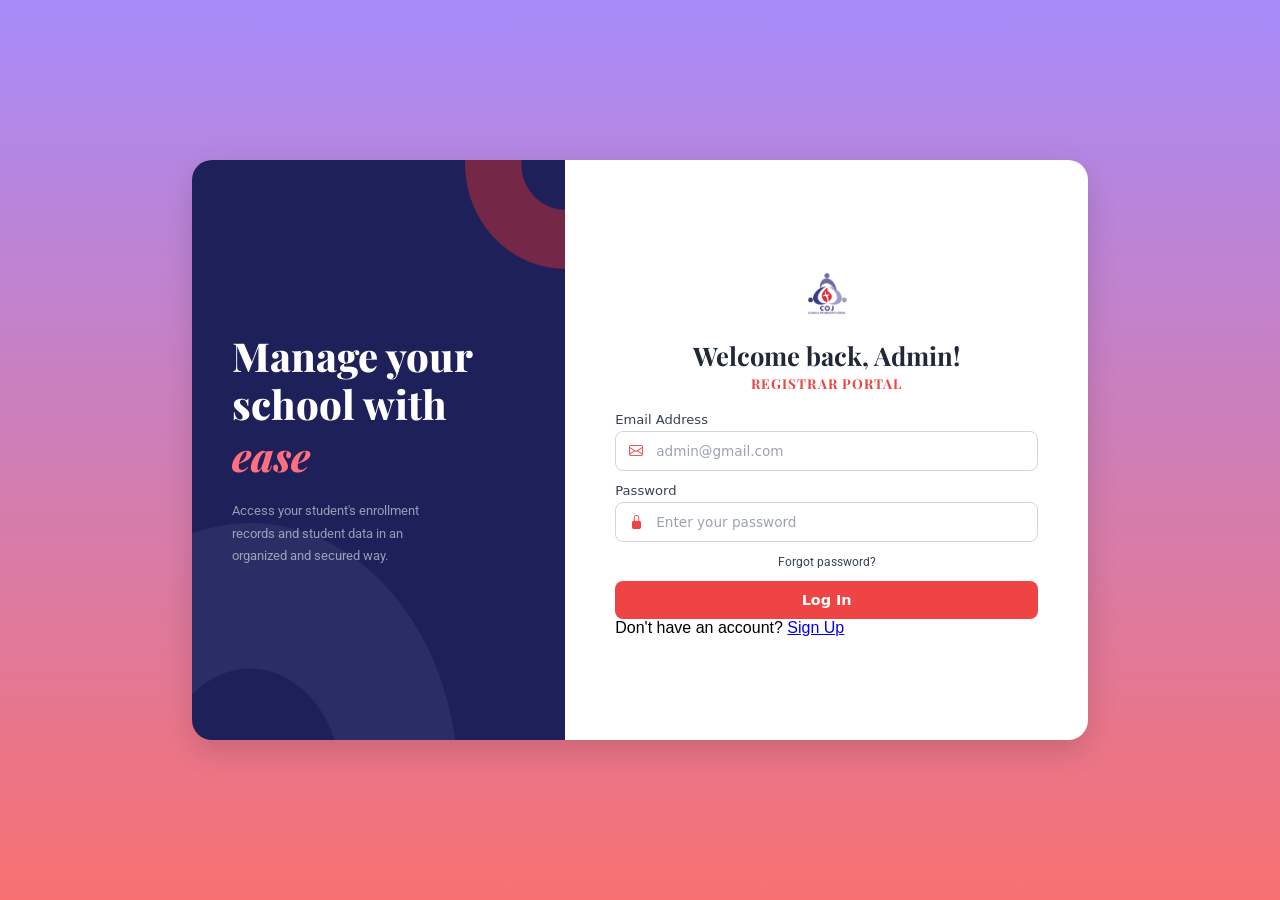
<file: index.html>
<!DOCTYPE html>
<html lang="en">
<head>
  <meta charset="UTF-8" />
  <meta name="viewport" content="width=device-width, initial-scale=1.0"/>
  <title>COJ Registrar Portal — Login</title>
  <link rel="icon" type="image/x-icon" href="./images/COJ.png">
  <link rel="stylesheet" href="https://cdn.jsdelivr.net/npm/bootstrap-icons@1.11.1/font/bootstrap-icons.css">
  <link href="https://fonts.googleapis.com/css2?family=Playfair+Display:ital,wght@0,700;0,800;1,700;1,800&family=Roboto:wght@400;500&display=swap" rel="stylesheet">
  <link rel="stylesheet" href="./css/login.css">
</head>
<body>

  <div class="card">

    <!-- LEFT PANEL -->
    <div class="left">

      <h1>Manage your<br>school with</h1>
      <h1 class="accent">ease</h1>
      <p>Access your student's enrollment<br>records and student data in an<br>organized and secured way.</p>
    </div>

    <!-- RIGHT PANEL -->
    <div class="right">
      <img src="./images/COJ.png" class="logo" alt="COJ Logo">
      <h2>Welcome back, Admin!</h2>
      <p class="subtitle">REGISTRAR PORTAL</p>

      <form id="login-form" novalidate>
        <div class="field">
          <label for="email">Email Address</label>
          <div class="input-wrap">
            <span><i class="bi bi-envelope"></i></span>
            <input id="email" type="email" placeholder="admin@gmail.com" required>
          </div>
        </div>

        <div class="field">
          <label for="password">Password</label>
          <div class="input-wrap">
            <span><i class="bi bi-lock-fill"></i></span>
            <input id="password" type="password" placeholder="Enter your password" required>
          </div>
        </div>

        <a href="#" class="forgot">Forgot password?</a>

        <button type="submit" class="btn-login">Log In</button>

        <p class="signup-link">
          Don't have an account? <a href="signup.html">Sign Up</a>
        </p>
      </form>
    </div>

  </div>

  <script>
    document.getElementById('login-form').addEventListener('submit', function(e) {
      e.preventDefault();
      // TODO: Replace with real auth
      window.location.href = 'pages/dashboard.html';
    });
  </script>
</body>
</html>
</file>
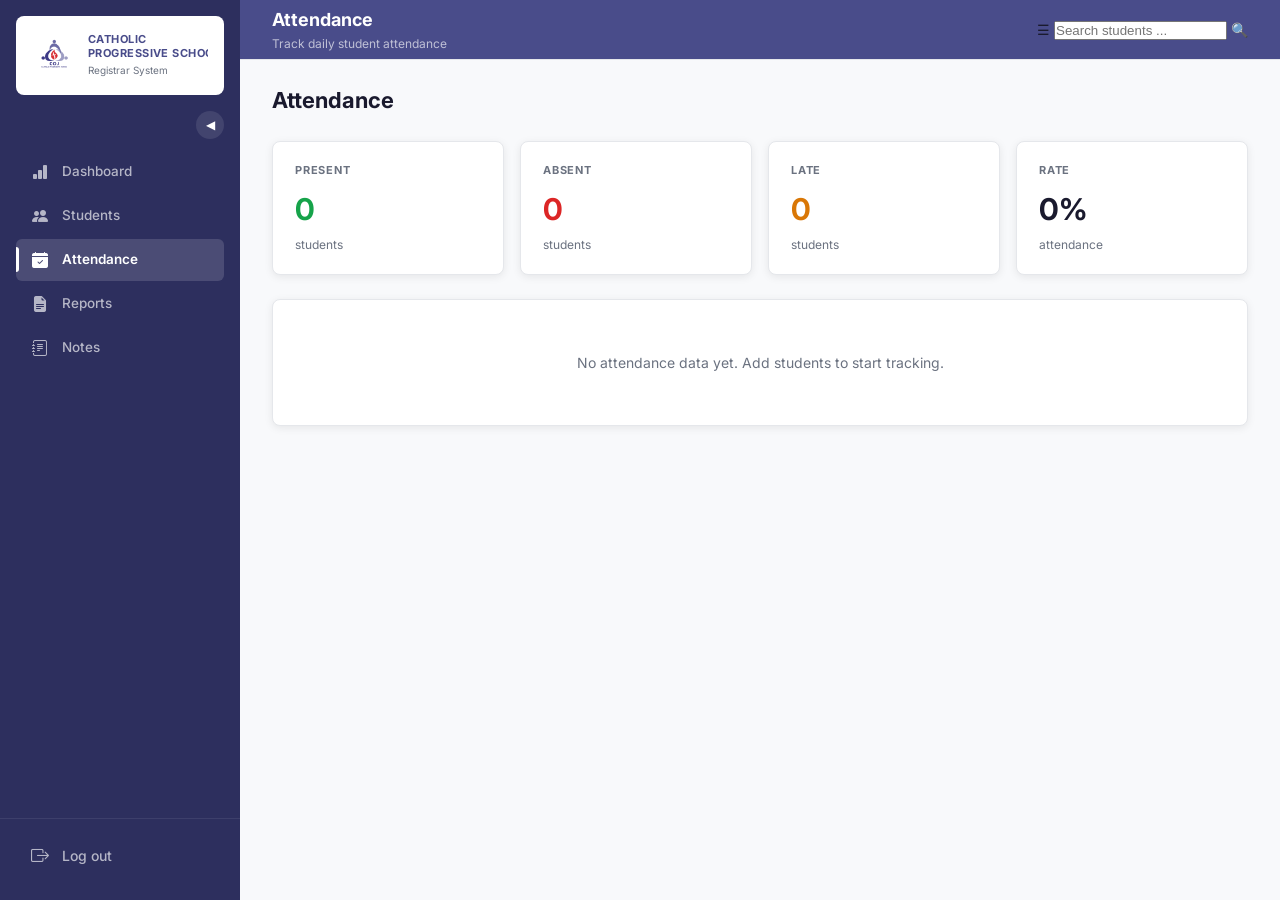
<file: pages/attendance.html>
<!DOCTYPE html>
<html lang="en">
<head>
  <meta charset="UTF-8" />
  <meta name="viewport" content="width=device-width, initial-scale=1.0"/>
  <title>Attendance — School Portal</title>
  <link rel="icon" type="image/png" href="../images/COJ.png">
  <link rel="stylesheet" href="https://cdn.jsdelivr.net/npm/bootstrap-icons@1.11.1/font/bootstrap-icons.css">
  <link href="https://fonts.googleapis.com/css2?family=Inter:wght@300;400;500;600;700&display=swap" rel="stylesheet"/>
  <link rel="stylesheet" href="../css/styles.css">
  <link rel="stylesheet" href="../css/pages.css">
</head>
<body>

  <aside id="sidebar">
    <div class="sidebar-logo-box">
    <img src="../images/COJ.png" alt="School Logo" />
      <div class="logo-text">
        <div class="school-name">Catholic<br/>Progressive School</div>
        <div class="school-sub">Registrar System</div>
      </div>
    </div>
    <div class="sidebar-toggle">
      <button class="toggle-btn" id="toggleBtn">&#9664;</button>
    </div>
    <nav class="sidebar-nav">
      <div class="nav-item" data-href="dashboard.html"  data-label="Dashboard"><span class="nav-icon"><i class="bi bi-bar-chart-fill"></i></span><span class="nav-text">Dashboard</span></div>
      <div class="nav-item" data-href="students.html"   data-label="Students"><span class="nav-icon"><i class="bi bi-people-fill"></i></span><span class="nav-text">Students</span></div>
      <div class="nav-item active" data-href="attendance.html" data-label="Attendance"><span class="nav-icon"><i class="bi bi-calendar-check-fill"></i></span><span class="nav-text">Attendance</span></div>
      <div class="nav-item" data-href="reports.html"    data-label="Reports"><span class="nav-icon"><i class="bi bi-file-earmark-text-fill"></i></span><span class="nav-text">Reports</span></div>
      <div class="nav-item" data-href="notes.html"      data-label="Notes"><span class="nav-icon"><i class="bi bi-journal-text"></i></span><span class="nav-text">Notes</span></div>
    </nav>
    <div class="sidebar-footer">
      <button class="logout-btn" onclick="window.location.href='../index.html'">
        <span class="logout-icon"><i class="bi bi-box-arrow-right"></i></span>
        <span class="btn-text">Log out</span>
      </button>
    </div>
  </aside>

  <div id="main">
    <div id="topbar">
      <div class="topbar-left">
        <div class="page-title">Attendance</div>
        <div class="page-sub">Track daily student attendance</div>
      </div>
      <div class="topbar-search">
        <span class="menu-icon">&#9776;</span>
        <input type="text" placeholder="Search students ..." />
        <span class="search-icon">&#128269;</span>
      </div>
    </div>

    <div id="page-container">
      <div id="page-attendance">
        <div class="page-section-title">Attendance</div>
        <div class="stats-row">
          <div class="stat-card">
            <div class="stat-label">Present</div>
            <div class="stat-value" style="color:var(--color-success)">0</div>
            <div class="stat-sub">students</div>
          </div>
          <div class="stat-card">
            <div class="stat-label">Absent</div>
            <div class="stat-value" style="color:var(--color-danger)">0</div>
            <div class="stat-sub">students</div>
          </div>
          <div class="stat-card">
            <div class="stat-label">Late</div>
            <div class="stat-value" style="color:var(--color-warning)">0</div>
            <div class="stat-sub">students</div>
          </div>
          <div class="stat-card">
            <div class="stat-label">Rate</div>
            <div class="stat-value">0%</div>
            <div class="stat-sub">attendance</div>
          </div>
        </div>
        <div class="att-empty">No attendance data yet. Add students to start tracking.</div>
      </div>
    </div>
  </div>

  <script src="../js/nav.js"></script>
</body>
</html>
</file>
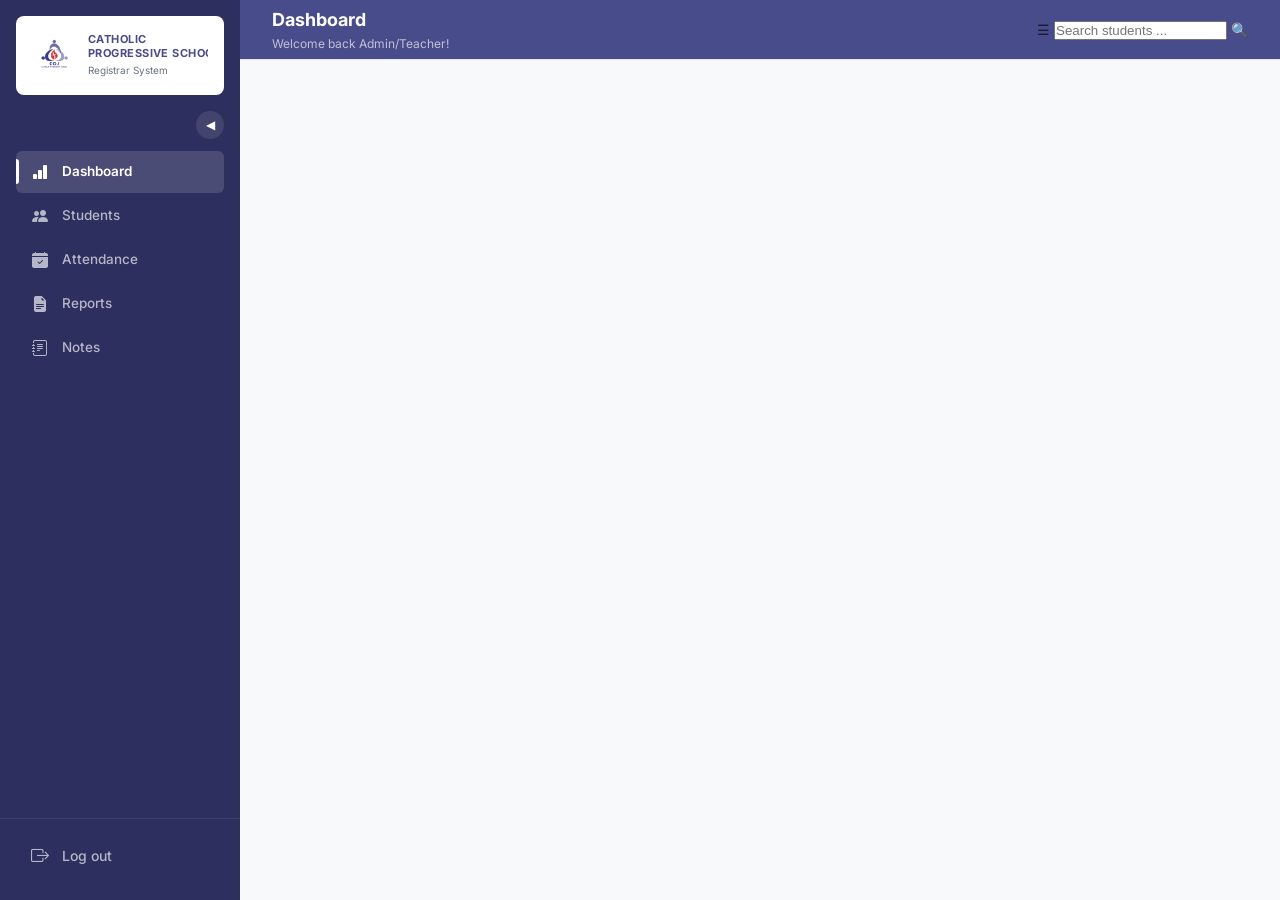
<file: pages/dashboard.html>
<!DOCTYPE html>
<html lang="en">
<head>
  <meta charset="UTF-8" />
  <meta name="viewport" content="width=device-width, initial-scale=1.0"/>
  <title>Dashboard — School Portal</title>
  <link rel="icon" type="image/png" href="../images/COJ.png">
  <link rel="stylesheet" href="https://cdn.jsdelivr.net/npm/bootstrap-icons@1.11.1/font/bootstrap-icons.css">
  <link href="https://fonts.googleapis.com/css2?family=Inter:wght@300;400;500;600;700&display=swap" rel="stylesheet"/>
  <link rel="stylesheet" href="../css/styles.css">
  <link rel="stylesheet" href="../css/dashboard.css">
</head>
<body>

  <!-- ===== SIDEBAR ===== -->
  <aside id="sidebar">
    <div class="sidebar-logo-box">
      <img src="../images/COJ.png" alt="School Logo" />
      <div class="logo-text">
        <div class="school-name">Catholic<br/>Progressive School</div>
        <div class="school-sub">Registrar System</div>
      </div>
    </div>

    <div class="sidebar-toggle">
      <button class="toggle-btn" id="toggleBtn">&#9664;</button>
    </div>

    <nav class="sidebar-nav">
      <div class="nav-item active" data-href="dashboard.html" data-label="Dashboard">
        <span class="nav-icon"><i class="bi bi-bar-chart-fill"></i></span>
        <span class="nav-text">Dashboard</span>
      </div>
      <div class="nav-item" data-href="students.html" data-label="Students">
        <span class="nav-icon"><i class="bi bi-people-fill"></i></span>
        <span class="nav-text">Students</span>
      </div>
      <div class="nav-item" data-href="attendance.html" data-label="Attendance">
        <span class="nav-icon"><i class="bi bi-calendar-check-fill"></i></span>
        <span class="nav-text">Attendance</span>
      </div>
      <div class="nav-item" data-href="reports.html" data-label="Reports">
        <span class="nav-icon"><i class="bi bi-file-earmark-text-fill"></i></span>
        <span class="nav-text">Reports</span>
      </div>
      <div class="nav-item" data-href="notes.html" data-label="Notes">
        <span class="nav-icon"><i class="bi bi-journal-text"></i></span>
        <span class="nav-text">Notes</span>
      </div>
    </nav>

    <div class="sidebar-footer">
      <button class="logout-btn" onclick="window.location.href='../index.html'">
        <span class="logout-icon"><i class="bi bi-box-arrow-right"></i></span>
        <span class="btn-text">Log out</span>
      </button>
    </div>
  </aside>

  <!-- ===== MAIN ===== -->
  <div id="main">

    <div id="topbar">
      <div class="topbar-left">
        <div class="page-title">Dashboard</div>
        <div class="page-sub">Welcome back Admin/Teacher!</div>
      </div>
      <div class="topbar-search">
        <span class="menu-icon">&#9776;</span>
        <input type="text" placeholder="Search students ..." />
        <span class="search-icon">&#128269;</span>
      </div>
    </div>

    <div id="page-container">
      <div class="dash-grid-top">
        <div class="dash-card"></div>
        <div class="dash-card"></div>
        <div class="dash-card"></div>
        <div class="dash-card"></div>
      </div>
      <div class="dash-grid-bottom">
        <div class="dash-card-lg"></div>
        <div class="dash-card-lg"></div>
      </div>
    </div>

  </div>

  <script src="../js/nav.js"></script>
</body>
</html>
</file>
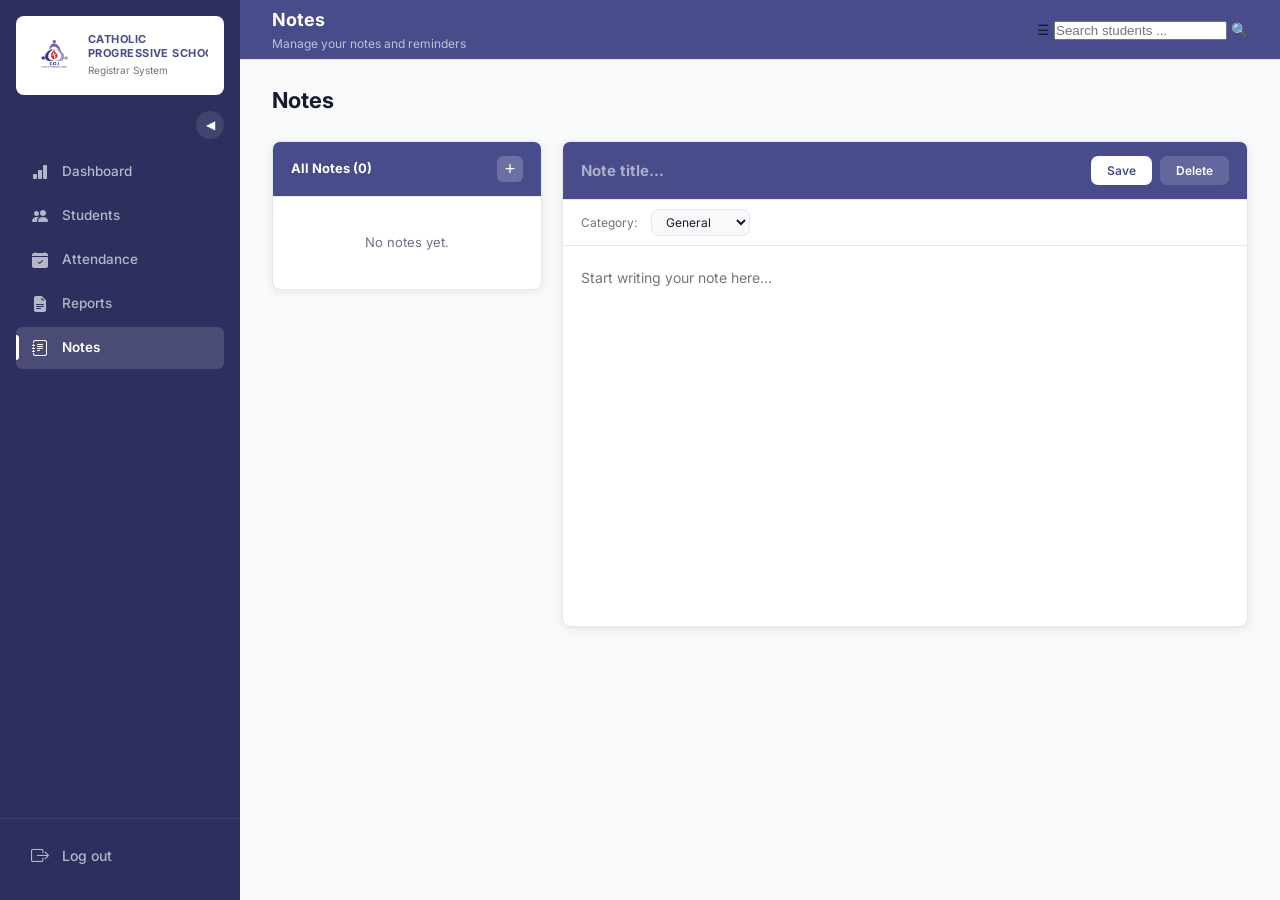
<file: pages/notes.html>
<!DOCTYPE html>
<html lang="en">
<head>
  <meta charset="UTF-8" />
  <meta name="viewport" content="width=device-width, initial-scale=1.0"/>
  <title>Notes — School Portal</title>
  <link rel="icon" type="image/png" href="../images/COJ.png">
  <link rel="stylesheet" href="https://cdn.jsdelivr.net/npm/bootstrap-icons@1.11.1/font/bootstrap-icons.css">
  <link href="https://fonts.googleapis.com/css2?family=Inter:wght@300;400;500;600;700&display=swap" rel="stylesheet"/>
  <link rel="stylesheet" href="../css/styles.css">
  <link rel="stylesheet" href="../css/pages.css">
</head>
<body>

  <aside id="sidebar">
    <div class="sidebar-logo-box">
      <img src="../images/COJ.png" alt="School Logo" />
      <div class="logo-text">
        <div class="school-name">Catholic<br/>Progressive School</div>
        <div class="school-sub">Registrar System</div>
      </div>
    </div>
    <div class="sidebar-toggle">
      <button class="toggle-btn" id="toggleBtn">&#9664;</button>
    </div>
    <nav class="sidebar-nav">
      <div class="nav-item" data-href="dashboard.html"  data-label="Dashboard"><span class="nav-icon"><i class="bi bi-bar-chart-fill"></i></span><span class="nav-text">Dashboard</span></div>
      <div class="nav-item" data-href="students.html"   data-label="Students"><span class="nav-icon"><i class="bi bi-people-fill"></i></span><span class="nav-text">Students</span></div>
      <div class="nav-item" data-href="attendance.html" data-label="Attendance"><span class="nav-icon"><i class="bi bi-calendar-check-fill"></i></span><span class="nav-text">Attendance</span></div>
      <div class="nav-item" data-href="reports.html"    data-label="Reports"><span class="nav-icon"><i class="bi bi-file-earmark-text-fill"></i></span><span class="nav-text">Reports</span></div>
      <div class="nav-item active" data-href="notes.html" data-label="Notes"><span class="nav-icon"><i class="bi bi-journal-text"></i></span><span class="nav-text">Notes</span></div>
    </nav>
    <div class="sidebar-footer">
      <button class="logout-btn" onclick="window.location.href='../index.html'">
        <span class="logout-icon"><i class="bi bi-box-arrow-right"></i></span>
        <span class="btn-text">Log out</span>
      </button>
    </div>
  </aside>

  <div id="main">
    <div id="topbar">
      <div class="topbar-left">
        <div class="page-title">Notes</div>
        <div class="page-sub">Manage your notes and reminders</div>
      </div>
      <div class="topbar-search">
        <span class="menu-icon">&#9776;</span>
        <input type="text" placeholder="Search students ..." />
        <span class="search-icon">&#128269;</span>
      </div>
    </div>

    <div id="page-container">
      <div id="page-notes">
        <div class="page-section-title">Notes</div>
        <div class="notes-layout">
          <div class="notes-list-panel">
            <div class="notes-list-head">
              <span>All Notes (0)</span>
              <button title="New note">+</button>
            </div>
            <div class="notes-empty-list"><p>No notes yet.</p></div>
          </div>
          <div class="notes-editor-panel">
            <div class="editor-toolbar">
              <input class="editor-title-input" id="note-title" type="text" placeholder="Note title..." />
              <div class="editor-actions">
                <button class="btn-sm btn-save">Save</button>
                <button class="btn-sm btn-delete">Delete</button>
              </div>
            </div>
            <div class="editor-meta-row">
              <span>Category:</span>
              <select id="note-category">
                <option>General</option>
                <option>Academic</option>
                <option>Meeting</option>
                <option>Concern</option>
              </select>
            </div>
            <textarea id="note-body" placeholder="Start writing your note here..."></textarea>
          </div>
        </div>
      </div>
    </div>
  </div>

  <script src="../js/nav.js"></script>
</body>
</html>
</file>
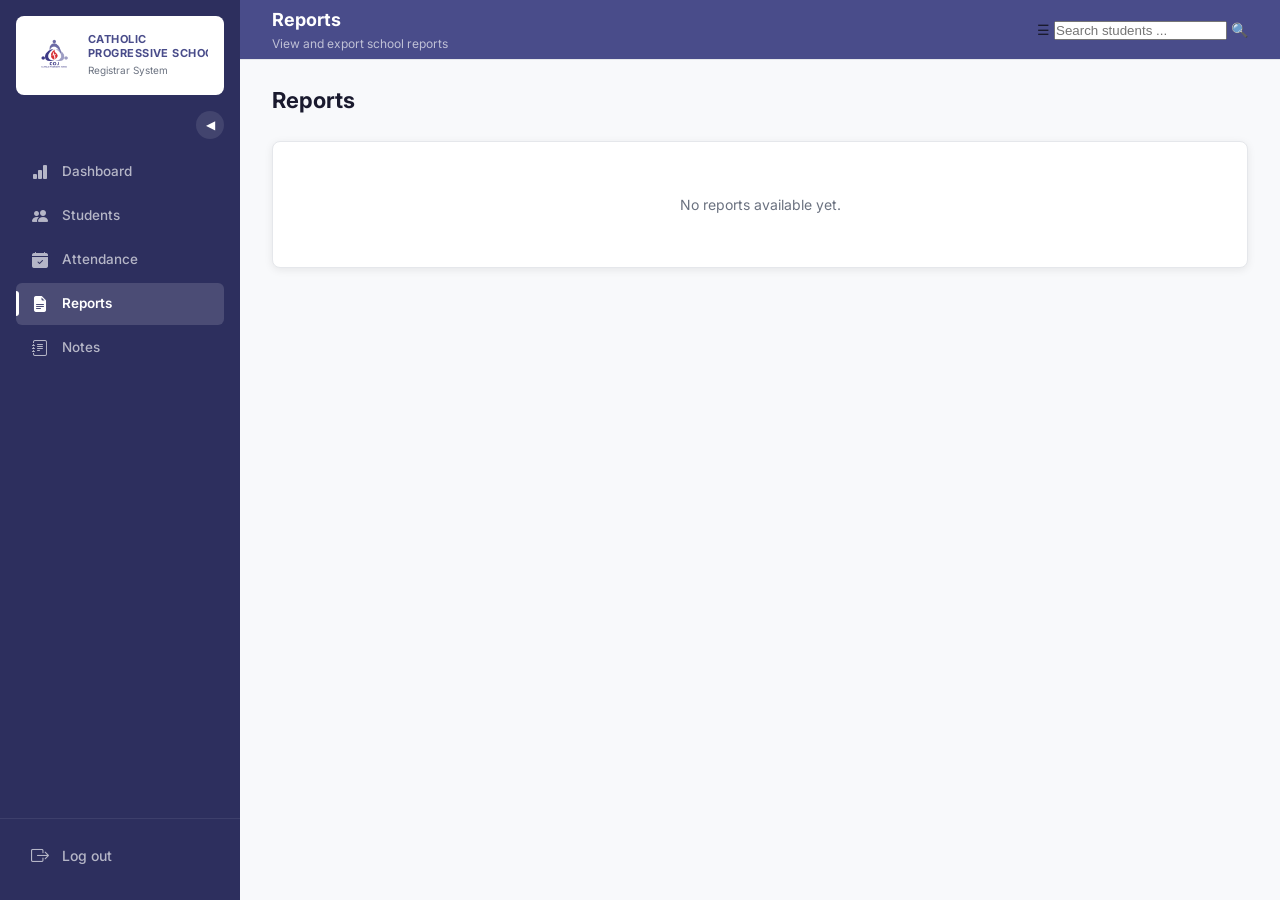
<file: pages/reports.html>
<!DOCTYPE html>
<html lang="en">
<head>
  <meta charset="UTF-8" />
  <meta name="viewport" content="width=device-width, initial-scale=1.0"/>
  <title>Reports — School Portal</title>
  <link rel="icon" type="image/png" href="../images/COJ.png">
  <link rel="stylesheet" href="https://cdn.jsdelivr.net/npm/bootstrap-icons@1.11.1/font/bootstrap-icons.css">
  <link href="https://fonts.googleapis.com/css2?family=Inter:wght@300;400;500;600;700&display=swap" rel="stylesheet"/>
  <link rel="stylesheet" href="../css/styles.css">
  <link rel="stylesheet" href="../css/pages.css">
</head>
<body>

  <aside id="sidebar">
    <div class="sidebar-logo-box">
      <img src="../images/COJ.png" alt="School Logo" />
      <div class="logo-text">
        <div class="school-name">Catholic<br/>Progressive School</div>
        <div class="school-sub">Registrar System</div>
      </div>
    </div>
    <div class="sidebar-toggle">
      <button class="toggle-btn" id="toggleBtn">&#9664;</button>
    </div>
    <nav class="sidebar-nav">
      <div class="nav-item" data-href="dashboard.html"  data-label="Dashboard"><span class="nav-icon"><i class="bi bi-bar-chart-fill"></i></span><span class="nav-text">Dashboard</span></div>
      <div class="nav-item" data-href="students.html"   data-label="Students"><span class="nav-icon"><i class="bi bi-people-fill"></i></span><span class="nav-text">Students</span></div>
      <div class="nav-item" data-href="attendance.html" data-label="Attendance"><span class="nav-icon"><i class="bi bi-calendar-check-fill"></i></span><span class="nav-text">Attendance</span></div>
      <div class="nav-item active" data-href="reports.html" data-label="Reports"><span class="nav-icon"><i class="bi bi-file-earmark-text-fill"></i></span><span class="nav-text">Reports</span></div>
      <div class="nav-item" data-href="notes.html"      data-label="Notes"><span class="nav-icon"><i class="bi bi-journal-text"></i></span><span class="nav-text">Notes</span></div>
    </nav>
    <div class="sidebar-footer">
      <button class="logout-btn" onclick="window.location.href='../index.html'">
        <span class="logout-icon"><i class="bi bi-box-arrow-right"></i></span>
        <span class="btn-text">Log out</span>
      </button>
    </div>
  </aside>

  <div id="main">
    <div id="topbar">
      <div class="topbar-left">
        <div class="page-title">Reports</div>
        <div class="page-sub">View and export school reports</div>
      </div>
      <div class="topbar-search">
        <span class="menu-icon">&#9776;</span>
        <input type="text" placeholder="Search students ..." />
        <span class="search-icon">&#128269;</span>
      </div>
    </div>

    <div id="page-container">
      <div class="reports-title">Reports</div>
      <div class="reports-empty">No reports available yet.</div>
    </div>
  </div>

  <script src="../js/nav.js"></script>
</body>
</html>
</file>
<file: css/login.css>
/* ==========================================================
   login.css — Login page styles
   ========================================================== */

* { 
  margin: 0; 
  padding: 0;
  box-sizing: border-box; 
}

body {
  min-height: 100vh;
  display: flex;
  align-items: center;
  justify-content: center;
  background: linear-gradient(to top, #f87171, #a78bfa);
  font-family: sans-serif;
}

.card {
  display: flex;
  width: 70%;
  min-height: 580px;
  border-radius: 20px;
  overflow: hidden;
  box-shadow: 0 10px 30px rgba(0,0,0,0.15);
}

/* ── Left panel ── */
.left {
  width: 41.66%;
  background-image: url('../images/login-bg.png');
  background-size: 115% 115%;
  background-position: center;
  background-repeat: no-repeat;
  display: flex;
  flex-direction: column;
  justify-content: center;
  padding: 60px 40px;
  overflow: hidden;
}

.left h1 {
  font-family: 'Playfair Display', serif;
  font-size: 2.5rem;
  font-weight: 800;
  color: white;
  line-height: 1.2;
  margin-bottom: 4px;
}

.left h1.accent {
  font-family: 'Playfair Display', serif;
  font-style: italic;
  color: #ff6f7f;
  margin-bottom: 20px;
}

.left p {
  font-family: 'Roboto', sans-serif;
  font-size: 0.83rem;
  color: rgba(255,255,255,0.55);
  line-height: 1.7;
}

/* ── Right panel ── */
.right {
  width: 58.34%;
  background: #ffffff;
  display: flex;
  flex-direction: column;
  justify-content: center;
  padding: 50px;
}

.right .logo {
  display: block;
  width: 65px;
  margin: 0 auto 10px;
}

.right h2 {
  font-family: 'Playfair Display', serif;
  text-align: center;
  font-size: 1.6rem;
  font-weight: 700;
  color: #1f2937;
  margin-bottom: 2px;
}

.right .subtitle {
  font-family: 'Playfair Display', serif;
  text-align: center;
  font-size: 0.85rem;
  font-weight: 700;
  color: #ef4444;
  letter-spacing: 0.08em;
  margin-bottom: 20px;
}

.field { display: flex; flex-direction: column; gap: 4px; margin-bottom: 12px; }

.field label {
  font-family: system-ui, sans-serif;
  font-size: 0.82rem;
  color: #374151;
  font-weight: 500;
}

.input-wrap {
  display: flex;
  align-items: center;
  border: 1px solid #d1d5db;
  border-radius: 8px;
  overflow: hidden;
  background: white;
  transition: border-color 0.2s, box-shadow 0.2s;
}

.input-wrap:focus-within {
  border-color: #ef4444;
  box-shadow: 0 0 0 3px rgba(239,68,68,0.10);
}

.input-wrap span {
  display: flex; align-items: center; justify-content: center;
  width: 40px; min-height: 38px; background: transparent;
  color: #ef4444; font-size: 0.9rem; flex-shrink: 0; line-height: 1;
}

.input-wrap input {
  font-family: system-ui, sans-serif;
  flex: 1; padding: 9px 12px 9px 0;
  font-size: 0.85rem; border: none; outline: none;
  background: transparent; color: #374151;
}
.input-wrap input::placeholder { color: #9ca3af; }

.form-check {
  display: flex;
  align-items: center;
  gap: 8px;
  margin-top: 4px;
}

.form-check-input {
  width: 14px;
  height: 14px;
  accent-color: #ef4444;
  cursor: pointer;
}

.form-check-label {
  font-size: 0.78rem;
  color: #374151;
  cursor: pointer;
}

.forgot {
  font-family: 'Roboto', sans-serif;
  text-align: center; font-size: 0.78rem; color: #374151;
  margin-bottom: 12px; text-decoration: none; display: block;
}
.forgot:hover { text-decoration: underline; }

.btn-login {
  font-family: system-ui, sans-serif;
  width: 100%; padding: 11px;
  background: #ef4444; color: white;
  font-size: 0.9rem; font-weight: 700;
  border: none; border-radius: 8px; cursor: pointer;
  transition: background 0.2s, box-shadow 0.2s;
}
.btn-login:hover {
  background: #dc2626;
  box-shadow: 0 4px 14px rgba(239,68,68,0.30);
}

.text-danger { color: #ef4444; font-size: 10px; margin-top: 2px; }
</file>
<file: css/styles.css>
/* ==========================================================
   styles.css — Design System & Shared Layout
   COJ Catholic Progressive School — Registrar Portal
   ========================================================== */

/* ── Design Tokens ───────────────────────────────────────── */
:root {
  --color-primary:       #494C8A;
  --color-primary-hover: #3d4078;
  --color-primary-light: #6366b8;
  --color-primary-bg:    #f0f1f8;

  --color-success:  #16a34a;
  --color-danger:   #dc2626;
  --color-warning:  #d97706;

  --color-text:     #1a1a2e;
  --color-muted:    #6b7280;
  --color-border:   #e5e7eb;
  --color-surface:  #ffffff;
  --color-bg:       #f8f9fb;

  --accent:         var(--color-primary);
  --accent-light:   var(--color-primary-light);

  --sp-1: 4px; --sp-2: 8px; --sp-3: 12px; --sp-4: 16px;
  --sp-5: 20px; --sp-6: 24px; --sp-8: 32px; --sp-10: 40px; --sp-12: 48px;

  --radius-sm:   6px;
  --radius:      8px;
  --radius-lg:   12px;
  --radius-pill: 999px;

  --sidebar-bg:        #2d2f5e;
  --sidebar-active:    rgba(255,255,255,0.12);
  --sidebar-text:      rgba(255,255,255,0.65);
  --sidebar-width:     240px;
  --sidebar-collapsed: 64px;

  --topbar-height: 60px;
  --font: 'Inter', sans-serif;

  --shadow-sm: 0 1px 3px rgba(0,0,0,0.06);
  --shadow:    0 2px 8px rgba(0,0,0,0.08);
  --shadow-lg: 0 8px 24px rgba(0,0,0,0.10);
  --transition: 0.18s ease;
}

*, *::before, *::after { box-sizing: border-box; margin: 0; padding: 0; }

body {
  font-family: var(--font);
  background: var(--color-bg);
  color: var(--color-text);
  display: flex;
  height: 100vh;
  overflow: hidden;
  -webkit-font-smoothing: antialiased;
  font-size: 14px;
  line-height: 1.5;
}

/* ── Sidebar ─────────────────────────────────────────────── */
#sidebar {
  width: var(--sidebar-width);
  min-width: var(--sidebar-width);
  background: var(--sidebar-bg);
  height: 100vh;
  display: flex;
  flex-direction: column;
  z-index: 100;
  flex-shrink: 0;
  overflow: hidden;
  transition: width var(--transition), min-width var(--transition);
}

#sidebar.collapsed {
  width: var(--sidebar-collapsed);
  min-width: var(--sidebar-collapsed);
}

.sidebar-logo-box {
  padding: 20px 16px 16px;
  display: flex;
  align-items: center;
  gap: 10px;
  flex-shrink: 0;
  overflow: hidden;
  border-bottom: 1px solid rgba(255,255,255,0.08);
  margin-bottom: 8px;
}

#sidebar.collapsed .sidebar-logo-box {
  padding: 16px 0;
  justify-content: center;
}

.sidebar-logo-box img {
  width: 36px; height: 36px;
  object-fit: contain; flex-shrink: 0;
}

.sidebar-logo-box .logo-text { overflow: hidden; white-space: nowrap; }
#sidebar.collapsed .sidebar-logo-box .logo-text { opacity: 0; width: 0; pointer-events: none; }

.sidebar-logo-box .logo-text .school-name {
  font-size: 12px; font-weight: 700;
  color: #fff; line-height: 1.3;
}

.sidebar-logo-box .logo-text .school-sub {
  font-size: 10px; color: rgba(255,255,255,0.45); margin-top: 2px;
}

.sidebar-toggle {
  display: flex; justify-content: flex-end;
  padding: 0 12px 4px; flex-shrink: 0;
}

#sidebar.collapsed .sidebar-toggle { justify-content: center; padding: 0 0 4px; }

.toggle-btn {
  background: none; border: none; color: rgba(255,255,255,0.4);
  width: 28px; height: 28px; border-radius: 50%;
  cursor: pointer; display: flex; align-items: center; justify-content: center;
  font-size: 11px; transition: color var(--transition);
}
.toggle-btn:hover { color: #fff; }
#sidebar.collapsed .toggle-btn { transform: rotate(180deg); }

.sidebar-nav {
  flex: 1; padding: 4px 8px;
  display: flex; flex-direction: column; gap: 1px;
  overflow: hidden;
}

.nav-item {
  display: flex; align-items: center; gap: 10px;
  padding: 9px 12px; border-radius: var(--radius-sm);
  cursor: pointer; color: var(--sidebar-text);
  font-size: 13px; font-weight: 500;
  white-space: nowrap; position: relative;
  transition: background var(--transition), color var(--transition);
  text-decoration: none;
}

#sidebar.collapsed .nav-item { padding: 10px; justify-content: center; }
.nav-item:hover { background: rgba(255,255,255,0.07); color: #fff; }
.nav-item.active { background: rgba(255,255,255,0.12); color: #fff; font-weight: 600; }

.nav-item .nav-icon {
  width: 18px; display: flex; align-items: center;
  justify-content: center; flex-shrink: 0; font-size: 15px;
}

.nav-item .nav-text { overflow: hidden; transition: opacity var(--transition); }
#sidebar.collapsed .nav-text { opacity: 0; width: 0; pointer-events: none; }

#sidebar.collapsed .nav-item::after {
  content: attr(data-label);
  position: absolute; left: calc(var(--sidebar-collapsed) + 8px);
  background: #1a1a2e; color: #fff;
  font-size: 12px; font-weight: 600;
  padding: 5px 10px; border-radius: var(--radius-sm);
  white-space: nowrap; opacity: 0; pointer-events: none;
  z-index: 200; box-shadow: var(--shadow);
  transition: opacity 0.15s;
}
#sidebar.collapsed .nav-item:hover::after { opacity: 1; }

.sidebar-footer {
  padding: 12px 8px 20px; flex-shrink: 0;
  border-top: 1px solid rgba(255,255,255,0.08);
}

#sidebar.collapsed .sidebar-footer { padding: 12px 0 20px; }

.logout-btn {
  display: flex; align-items: center; gap: 10px;
  padding: 9px 12px; border-radius: var(--radius-sm);
  cursor: pointer; color: var(--sidebar-text);
  font-size: 13px; font-weight: 500;
  border: none; background: none; width: 100%;
  font-family: var(--font); white-space: nowrap;
  overflow: hidden; transition: background var(--transition);
  text-decoration: none;
}

#sidebar.collapsed .logout-btn { padding: 10px; justify-content: center; }
.logout-btn:hover { background: rgba(255,255,255,0.07); color: #fff; }
.logout-btn .logout-icon { width: 18px; display: flex; align-items: center; justify-content: center; flex-shrink: 0; }
.logout-btn .btn-text { transition: opacity var(--transition); }
#sidebar.collapsed .logout-btn .btn-text { opacity: 0; width: 0; pointer-events: none; }

/* ── Main layout ─────────────────────────────────────────── */
#main { min-width: 0; flex: 1; display: flex; flex-direction: column; overflow: hidden; }

/* ── Topbar ──────────────────────────────────────────────── */
#topbar {
  height: var(--topbar-height);
  background: var(--color-surface);
  border-bottom: 1px solid var(--color-border);
  display: flex; align-items: center;
  justify-content: space-between;
  padding: 0 var(--sp-8);
  flex-shrink: 0;
}

.topbar-left .page-title { font-size: 16px; font-weight: 700; color: var(--color-text); }
.topbar-left .page-sub { font-size: 12px; color: var(--color-muted); margin-top: 1px; }

.topbar-actions { display: flex; align-items: center; gap: 8px; }

.topbar-user-chip {
  display: flex; align-items: center; gap: 6px;
  font-size: 13px; color: var(--color-muted);
}

/* ── Page container ──────────────────────────────────────── */
#page-container {
  flex: 1; overflow-y: auto;
  padding: var(--sp-6) var(--sp-8);
  background: var(--color-bg);
}

/* ── Buttons ─────────────────────────────────────────────── */
.btn-primary {
  display: inline-flex; align-items: center; gap: 6px;
  padding: 8px 16px;
  background: var(--color-primary); color: #fff;
  border: none; border-radius: var(--radius-sm);
  font-family: var(--font); font-size: 13px; font-weight: 600;
  cursor: pointer; transition: background var(--transition);
  text-decoration: none;
}
.btn-primary:hover { background: var(--color-primary-hover); }

.btn-topbar {
  display: inline-flex; align-items: center; gap: 6px;
  padding: 7px 14px;
  background: var(--color-primary); color: #fff;
  border: none; border-radius: var(--radius-sm);
  font-family: var(--font); font-size: 13px; font-weight: 600;
  cursor: pointer; transition: background var(--transition);
}
.btn-topbar:hover { background: var(--color-primary-hover); }

/* ── Form inputs ─────────────────────────────────────────── */
.form-input, .form-select {
  border: 1px solid var(--color-border);
  border-radius: var(--radius-sm);
  padding: 8px 12px;
  font-family: var(--font); font-size: 13px;
  color: var(--color-text); background: var(--color-surface);
  outline: none; width: 100%;
  transition: border-color var(--transition), box-shadow var(--transition);
}
.form-input:focus, .form-select:focus {
  border-color: var(--color-primary);
  box-shadow: 0 0 0 3px rgba(73,76,138,0.10);
}

.form-group { display: flex; flex-direction: column; gap: 5px; }
.form-group label { font-size: 12px; font-weight: 600; color: var(--color-muted); text-transform: uppercase; letter-spacing: .04em; }
.form-grid { display: grid; grid-template-columns: 1fr 1fr; gap: 14px; }

/* ── Alerts ──────────────────────────────────────────────── */
.alert-success-bar {
  background: #f0fdf4; border-left: 3px solid var(--color-success);
  border-radius: var(--radius-sm); padding: 10px 14px;
  font-size: 13px; color: #166534; margin-bottom: 16px;
}
.alert-error-bar {
  background: #fff5f5; border-left: 3px solid var(--color-danger);
  border-radius: var(--radius-sm); padding: 10px 14px;
  font-size: 13px; color: #991b1b; margin-bottom: 16px;
}

/* ── Shared table card ───────────────────────────────────── */
.table-card {
  background: var(--color-surface);
  border: 1px solid var(--color-border);
  border-radius: var(--radius-lg);
  overflow: hidden;
}

/* ── Shared badges ───────────────────────────────────────── */
.badge-new { background: #eff6ff; color: #1d4ed8; padding: 2px 8px; border-radius: var(--radius-pill); font-size: 11px; font-weight: 600; }
.badge-old { background: #f3f4f6; color: #374151; padding: 2px 8px; border-radius: var(--radius-pill); font-size: 11px; font-weight: 600; }
.badge_active { background: #eff6ff; color: #1d4ed8; padding: 2px 8px; border-radius: var(--radius-pill); font-size: 11px; font-weight: 600; }
.badge_inactive { background: #f3f4f6; color: #374151; padding: 2px 8px; border-radius: var(--radius-pill); font-size: 11px; font-weight: 600; }

/* ── Shared search ───────────────────────────────────────── */
.search-wrap { position: relative; display: flex; align-items: center; }
.search-wrap .search-icon { position: absolute; left: 10px; color: var(--color-muted); font-size: 13px; pointer-events: none; }
.toolbar-search-input {
  border: 1px solid var(--color-border); border-radius: var(--radius-sm);
  padding: 7px 12px 7px 32px; font-family: var(--font); font-size: 13px;
  color: var(--color-text); background: var(--color-surface);
  outline: none; width: 240px; transition: border-color var(--transition);
}
.toolbar-search-input:focus { border-color: var(--color-primary); }

.btn-search {
  display: inline-flex; align-items: center; gap: 5px;
  padding: 7px 14px; background: var(--color-primary); color: #fff;
  border: none; border-radius: var(--radius-sm);
  font-family: var(--font); font-size: 13px; font-weight: 600; cursor: pointer;
}
.btn-search:hover { background: var(--color-primary-hover); }

.btn-clear-filters {
  display: inline-flex; align-items: center; gap: 5px;
  padding: 7px 12px; background: var(--color-bg); color: var(--color-muted);
  border: 1px solid var(--color-border); border-radius: var(--radius-sm);
  font-family: var(--font); font-size: 13px; font-weight: 500; text-decoration: none;
}

/* ── Shared view button ──────────────────────────────────── */
.btn-view-sm {
  display: inline-flex; align-items: center; gap: 4px;
  padding: 4px 10px; border-radius: var(--radius-sm);
  font-size: 12px; font-weight: 600; text-decoration: none;
  background: var(--color-bg); color: var(--color-primary);
  border: 1px solid var(--color-border);
  transition: background var(--transition);
}
.btn-view-sm:hover { background: var(--color-primary-bg); }

/* ── Back link ───────────────────────────────────────────── */
.back-link {
  font-size: 13px; color: var(--color-muted); text-decoration: none;
  display: inline-flex; align-items: center; gap: 4px;
}
.back-link:hover { color: var(--color-primary); }

/* ── Modal ───────────────────────────────────────────────── */
.modal-overlay {
  display: none; position: fixed; inset: 0;
  background: rgba(0,0,0,0.4); z-index: 1000;
  align-items: center; justify-content: center;
}
.modal-overlay.open { display: flex; }

.modal-box {
  background: var(--color-surface); border-radius: var(--radius-lg);
  box-shadow: var(--shadow-lg); width: 100%; max-width: 520px;
  margin: 16px; overflow: hidden;
}

.modal-header {
  display: flex; align-items: center; justify-content: space-between;
  padding: 16px 20px; border-bottom: 1px solid var(--color-border);
}
.modal-header h2 { font-size: 15px; font-weight: 700; }
.modal-close {
  background: none; border: none; font-size: 20px;
  cursor: pointer; color: var(--color-muted); line-height: 1; padding: 0 4px;
}
.modal-close:hover { color: var(--color-text); }
.modal-body { padding: 20px; }
.modal-footer {
  display: flex; justify-content: flex-end; gap: 8px;
  padding: 14px 20px; border-top: 1px solid var(--color-border);
  background: var(--color-bg);
}

.btn-cancel {
  padding: 7px 16px; background: var(--color-surface); color: var(--color-muted);
  border: 1px solid var(--color-border); border-radius: var(--radius-sm);
  font-family: var(--font); font-size: 13px; font-weight: 500; cursor: pointer;
}
.btn-cancel:hover { background: var(--color-bg); }

.btn-save {
  padding: 7px 16px; background: var(--color-primary); color: #fff;
  border: none; border-radius: var(--radius-sm);
  font-family: var(--font); font-size: 13px; font-weight: 600; cursor: pointer;
}
.btn-save:hover { background: var(--color-primary-hover); }

/* ── Toast ───────────────────────────────────────────────── */
.toast {
  position: fixed; bottom: 24px; right: 32px;
  background: var(--color-text); color: #fff;
  padding: 12px 18px; border-radius: var(--radius);
  font-size: 13px; font-weight: 500; z-index: 2000;
  opacity: 0; pointer-events: none; transform: translateY(6px);
  box-shadow: var(--shadow-lg); transition: opacity 0.2s, transform 0.2s;
}
.toast.show { opacity: 1; transform: translateY(0); }

/* ── Name cell ───────────────────────────────────────────── */
.name-cell { display: flex; align-items: center; gap: 10px; }
.mini-pic { width: 32px; height: 32px; border-radius: 50%; object-fit: cover; }
.mini-avatar {
  width: 32px; height: 32px; border-radius: 50%;
  background: var(--color-primary-bg); color: var(--color-primary);
  display: flex; align-items: center; justify-content: center; font-size: 14px;
  flex-shrink: 0;
}

/* ── Type badges ─────────────────────────────────────────── */
.type-badge { padding: 2px 8px; border-radius: var(--radius-pill); font-size: 11px; font-weight: 600; }

/* ── Row link ────────────────────────────────────────────── */
.row-link { color: var(--color-muted); text-decoration: none; font-size: 16px; }
.row-link:hover { color: var(--color-primary); }

/* ── Pagination ──────────────────────────────────────────── */
.pagination-row {
  display: flex; align-items: center; justify-content: space-between;
  padding: 12px 16px; border-top: 1px solid var(--color-border);
  font-size: 12px; color: var(--color-muted);
}
.pagination { display: flex; gap: 4px; list-style: none; }
.page-item .page-link {
  display: flex; align-items: center; justify-content: center;
  width: 30px; height: 30px; border-radius: var(--radius-sm);
  font-size: 12px; font-weight: 600; text-decoration: none;
  color: var(--color-muted); border: 1px solid var(--color-border);
  transition: background var(--transition);
}
.page-item.active .page-link { background: var(--color-primary); color: #fff; border-color: var(--color-primary); }
.page-item .page-link:hover { background: var(--color-primary-bg); }


  /* Semantic colors */
  --color-success:  #38a169;
  --color-danger:   #e53e3e;
  --color-warning:  #d69e2e;

  /* Neutrals */
  --color-text:     #111827;
  --color-muted:    #6b7280;
  --color-border:   #d1d5db;
  --color-surface:  #ffffff;
  --color-bg:       #f3f4f6;

  /* Aliases kept for backward compat */
  --accent:         var(--color-primary);
  --accent-light:   var(--color-primary-light);

  /* Spacing scale (multiples of 4) */
  --sp-1: 4px;
  --sp-2: 8px;
  --sp-3: 12px;
  --sp-4: 16px;
  --sp-5: 20px;
  --sp-6: 24px;
  --sp-8: 32px;
  --sp-10: 40px;
  --sp-12: 48px;

  /* Border radius scale */
  --radius-sm:   4px;
  --radius:      8px;
  --radius-lg:   12px;
  --radius-pill: 999px;

  /* Sidebar */
  --sidebar-bg:        var(--color-primary);
  --sidebar-active:    var(--color-primary-light);
  --sidebar-text:      #c8cfe8;
  --sidebar-width:     260px;
  --sidebar-collapsed: 68px;

  /* Topbar */
  --topbar-height: 64px;

  /* Typography */
  --font: 'Inter', sans-serif;

  /* Elevation */
  --shadow-sm: 0 1px 3px rgba(0,0,0,0.08), 0 1px 2px rgba(0,0,0,0.04);
  --shadow:    0 4px 12px rgba(73,76,138,0.10), 0 1px 3px rgba(0,0,0,0.06);
  --shadow-lg: 0 10px 40px rgba(73,76,138,0.16), 0 2px 8px rgba(0,0,0,0.08);

  --transition: 0.2s cubic-bezier(0.4, 0, 0.2, 1);
}

/* ── Reset ───────────────────────────────────────────────── */
*, *::before, *::after {
  box-sizing: border-box;
  margin: 0;
  padding: 0;
}

body {
  font-family: var(--font);
  background: var(--color-bg);
  color: var(--color-text);
  display: flex;
  height: 100vh;
  overflow: hidden;
  -webkit-font-smoothing: antialiased;
}

/* ── Sidebar ─────────────────────────────────────────────── */
#sidebar {
  width: var(--sidebar-width);
  min-width: var(--sidebar-width);
  background: var(--sidebar-bg);
  height: 100vh;
  display: flex;
  flex-direction: column;
  z-index: 100;
  flex-shrink: 0;
  overflow: hidden;
  transition: width var(--transition), min-width var(--transition);
}

#sidebar.collapsed {
  width: var(--sidebar-collapsed);
  min-width: var(--sidebar-collapsed);
}

/* Logo box */
.sidebar-logo-box {
  background: #ffffff;
  margin: var(--sp-4);
  border-radius: var(--radius);
  padding: var(--sp-4);
  display: flex;
  align-items: center;
  gap: var(--sp-3);
  flex-shrink: 0;
  overflow: hidden;
  transition: padding var(--transition);
}

#sidebar.collapsed .sidebar-logo-box {
  padding: var(--sp-2);
  justify-content: center;
  margin: var(--sp-3) auto;
  width: calc(var(--sidebar-collapsed) - 16px);
}

.sidebar-logo-box img {
  width: 44px;
  height: 44px;
  object-fit: contain;
  flex-shrink: 0;
}

#sidebar.collapsed .sidebar-logo-box img {
  width: 36px;
  height: 36px;
}

.sidebar-logo-box .logo-text {
  overflow: hidden;
  white-space: nowrap;
  transition: opacity var(--transition), width var(--transition);
}

#sidebar.collapsed .sidebar-logo-box .logo-text {
  opacity: 0;
  width: 0;
  pointer-events: none;
}

.sidebar-logo-box .logo-text .school-name {
  font-size: 11px;
  font-weight: 700;
  color: var(--color-primary);
  text-transform: uppercase;
  line-height: 1.3;
  letter-spacing: 0.04em;
}

.sidebar-logo-box .logo-text .school-sub {
  font-size: 10px;
  color: var(--color-muted);
  margin-top: 2px;
}

/* Toggle button */
.sidebar-toggle {
  display: flex;
  justify-content: flex-end;
  padding: 0 var(--sp-4) var(--sp-2);
  flex-shrink: 0;
}

#sidebar.collapsed .sidebar-toggle {
  justify-content: center;
  padding: 0 0 var(--sp-2);
}

.toggle-btn {
  background: rgba(255,255,255,0.10);
  border: none;
  color: #fff;
  width: 28px;
  height: 28px;
  border-radius: var(--radius-pill);
  cursor: pointer;
  display: flex;
  align-items: center;
  justify-content: center;
  font-size: 12px;
  flex-shrink: 0;
  transition: background var(--transition), transform var(--transition);
}

.toggle-btn:hover { background: rgba(255,255,255,0.20); }
#sidebar.collapsed .toggle-btn { transform: rotate(180deg); }

/* Nav */
.sidebar-nav {
  flex: 1;
  padding: var(--sp-1) var(--sp-4);
  display: flex;
  flex-direction: column;
  gap: 2px;
  overflow: hidden;
}

#sidebar.collapsed .sidebar-nav { padding: var(--sp-1) var(--sp-2); }

.nav-item {
  display: flex;
  align-items: center;
  gap: var(--sp-3);
  padding: 9px 14px;
  border-radius: var(--radius-sm);
  cursor: pointer;
  color: var(--sidebar-text);
  font-size: 13.5px;
  font-weight: 500;
  white-space: nowrap;
  position: relative;
  transition: background var(--transition), color var(--transition);
  text-decoration: none;
}

#sidebar.collapsed .nav-item {
  padding: 10px;
  justify-content: center;
}

.nav-item:hover {
  background: rgba(255,255,255,0.08);
  color: #fff;
}

.nav-item.active {
  background: rgba(255,255,255,0.14);
  color: #ffffff;
  font-weight: 600;
}

/* Active left accent bar */
.nav-item.active::before {
  content: '';
  position: absolute;
  left: 0;
  top: 20%;
  height: 60%;
  width: 3px;
  background: #fff;
  border-radius: 0 3px 3px 0;
}

#sidebar.collapsed .nav-item.active::before { display: none; }

.nav-item .nav-icon {
  width: 20px;
  display: flex;
  align-items: center;
  justify-content: center;
  flex-shrink: 0;
  font-size: 16px;
}

.nav-item .nav-text {
  overflow: hidden;
  transition: opacity var(--transition);
}

#sidebar.collapsed .nav-text {
  opacity: 0;
  width: 0;
  pointer-events: none;
}

/* Tooltip on collapsed */
#sidebar.collapsed .nav-item::after {
  content: attr(data-label);
  position: absolute;
  left: calc(var(--sidebar-collapsed) + 8px);
  background: var(--color-primary-hover);
  color: #fff;
  font-size: 12px;
  font-weight: 600;
  padding: 5px 12px;
  border-radius: var(--radius-sm);
  white-space: nowrap;
  opacity: 0;
  pointer-events: none;
  z-index: 200;
  box-shadow: var(--shadow);
  transition: opacity 0.15s;
}

#sidebar.collapsed .nav-item:hover::after { opacity: 1; }

/* Footer / Logout */
.sidebar-footer {
  padding: var(--sp-4) var(--sp-4) var(--sp-6);
  flex-shrink: 0;
}

#sidebar.collapsed .sidebar-footer { padding: var(--sp-4) var(--sp-2) var(--sp-6); }

.logout-btn {
  display: flex;
  align-items: center;
  gap: var(--sp-3);
  padding: 10px 14px;
  border-radius: var(--radius);
  cursor: pointer;
  color: var(--sidebar-text);
  font-size: 14px;
  font-weight: 500;
  border: none;
  background: none;
  width: 100%;
  font-family: var(--font);
  white-space: nowrap;
  overflow: hidden;
  transition: background var(--transition);
  text-decoration: none;
}

#sidebar.collapsed .logout-btn { padding: 10px; justify-content: center; }
.logout-btn:hover { background: rgba(255,255,255,0.10); color: #fff; }

.logout-btn .logout-icon {
  width: 20px;
  display: flex;
  align-items: center;
  justify-content: center;
  flex-shrink: 0;
  font-size: 1.1rem;
}

.logout-btn .btn-text { transition: opacity var(--transition); }
#sidebar.collapsed .logout-btn .btn-text { opacity: 0; width: 0; pointer-events: none; }

/* ── Main layout ─────────────────────────────────────────── */
#main {
  min-width: 0;
  flex: 1;
  display: flex;
  flex-direction: column;
  overflow: hidden;
}

/* ── Topbar — PURPLE ─────────────────────────────────────── */
#topbar {
  height: var(--topbar-height);
  background: var(--color-primary);
  display: flex;
  align-items: center;
  justify-content: space-between;
  padding: 0 var(--sp-8);
  flex-wrap: wrap;
  flex-shrink: 0;
}

.topbar-left .page-title {
  font-size: 18px;
  font-weight: 700;
  color: #ffffff;
}

.topbar-left .page-sub {
  font-size: 12px;
  color: rgba(255,255,255,0.65);
  margin-top: 2px;
}

/* Search bar in topbar */
.topbar-searchh {
  display: flex;
  align-items: center;
  background: rgba(255,255,255,0.15);
  border: 1.5px solid rgba(255,255,255,0.25);
  border-radius: var(--radius-pill);
  padding: 6px 16px;
  gap: var(--sp-2);
  min-width: 260px;
  transition: border-color var(--transition), background var(--transition);
}

.topbar-searchh:focus-within {
  background: rgba(255,255,255,0.22);
  border-color: rgba(255,255,255,0.50);
}

.topbar-searchh input {
  border: none;
  outline: none;
  font-family: var(--font);
  font-size: 13px;
  color: #ffffff;
  background: transparent;
  width: 100%;
}

.topbar-searchh input::placeholder { color: rgba(255,255,255,0.60); }

/* ── Page container ──────────────────────────────────────── */
#page-container {
  flex: 1;
  overflow-y: auto;
  padding: var(--sp-6) var(--sp-8);
  background: var(--color-bg);
}

.page { display: none; }
.page.active { display: block; }

/* ── Global form input styles ────────────────────────────── */
.form-input,
.form-select {
  border: 1.5px solid var(--color-border);
  border-radius: var(--radius-sm);
  padding: var(--sp-2) var(--sp-3);
  font-family: var(--font);
  font-size: 13px;
  color: var(--color-text);
  background: var(--color-surface);
  outline: none;
  width: 100%;
  transition: border-color var(--transition), box-shadow var(--transition);
}

.form-input:focus,
.form-select:focus {
  border-color: var(--color-primary);
  box-shadow: 0 0 0 3px rgba(73,76,138,0.12);
}

.form-input:invalid:not(:placeholder-shown) {
  border-color: var(--color-danger);
}

/* ── Global button styles ────────────────────────────────── */
.btn-primary {
  display: inline-flex;
  align-items: center;
  gap: var(--sp-2);
  padding: var(--sp-2) var(--sp-5);
  background: var(--color-primary);
  color: #fff;
  border: none;
  border-radius: var(--radius-sm);
  font-family: var(--font);
  font-size: 13px;
  font-weight: 600;
  cursor: pointer;
  transition: background var(--transition), box-shadow var(--transition);
  text-decoration: none;
}

.btn-primary:hover {
  background: var(--color-primary-hover);
  box-shadow: 0 2px 8px rgba(73,76,138,0.25);
}

/* ── Toast ───────────────────────────────────────────────── */
.toast {
  position: fixed;
  bottom: var(--sp-6);
  right: var(--sp-8);
  background: var(--color-text);
  color: #fff;
  padding: var(--sp-4) var(--sp-5);
  border-radius: var(--radius);
  font-size: 13px;
  font-weight: 500;
  z-index: 2000;
  opacity: 0;
  pointer-events: none;
  transform: translateY(8px);
  box-shadow: var(--shadow-lg);
  transition: opacity 0.25s, transform 0.25s;
}

.toast.show { opacity: 1; transform: translateY(0); }
.toast.success { border-left: 4px solid var(--color-success); }
.toast.danger  { border-left: 4px solid var(--color-danger); }

/* ── Topbar search button ────────────────────────────────── */
.topbar-search-btn {
  background: rgba(255,255,255,0.20);
  color: #fff;
  border: 1px solid rgba(255,255,255,0.30);
  border-radius: var(--radius-pill);
  padding: 5px 14px;
  font-family: var(--font);
  font-size: 13px;
  font-weight: 600;
  cursor: pointer;
  transition: background var(--transition);
  white-space: nowrap;
}

.topbar-search-btn:hover { background: rgba(255,255,255,0.30); }

.topbar-search-input {
  border: none;
  outline: none;
  font-family: var(--font);
  font-size: 13px;
  color: #ffffff;
  background: transparent;
  width: 100%;
}

.topbar-search-input::placeholder { color: rgba(255,255,255,0.60); }
</file>
<file: css/pages.css>
/* ==========================================================
   pages.css — Legacy page styles (attendance, reports, notes)
   ========================================================== */

#page-attendance .page-section-title {
  font-size: 22px;
  font-weight: 700;
  margin-bottom: 24px;
}

#page-attendance .stats-row {
  display: grid;
  grid-template-columns: repeat(auto-fit, minmax(140px, 1fr));
  gap: 16px;
  margin-bottom: 24px;
}

#page-attendance .stat-card {
  background: var(--color-surface);
  border-radius: var(--radius);
  padding: 20px 22px;
  box-shadow: var(--shadow);
  border: 1.5px solid var(--color-border);
}

#page-attendance .stat-label {
  font-size: 11px;
  font-weight: 700;
  letter-spacing: 0.07em;
  text-transform: uppercase;
  color: var(--color-muted);
  margin-bottom: 8px;
}

#page-attendance .stat-value {
  font-size: 30px;
  font-weight: 700;
}

#page-attendace .topbar-spacer {
  flex: 1;
}
#page-attendance .stat-sub {
  font-size: 12px;
  color: var(--color-muted);
  margin-top: 4px;
}

#page-attendance .att-empty {
  background: var(--color-surface);
  border-radius: var(--radius);
  box-shadow: var(--shadow);
  border: 1.5px solid var(--color-border);
  text-align: center;
  padding: 52px;
  color: var(--color-muted);
  font-size: 14px;
}

/* ===== REPORTS ===== */
.topbar-spacer {
  flex: 1;
}
.reports-title {
  font-size: 22px;
  font-weight: 700;
  margin-bottom: 24px;
}

.reports-empty {
  background: var(--color-surface);
  border-radius: var(--radius);
  box-shadow: var(--shadow);
  border: 1.5px solid var(--color-border);
  text-align: center;
  padding: 52px;
  color: var(--color-muted);
  font-size: 14px;
}

/* ===== NOTES ===== */
#page-notes .page-section-title {
  font-size: 22px;
  font-weight: 700;
  margin-bottom: 24px;
}

#page-notes .notes-layout {
  display: grid;
  grid-template-columns: 270px 1fr;
  gap: 20px;
  align-items: start;
}

#page-notes .notes-list-panel {
  background: var(--color-surface);
  border-radius: var(--radius);
  box-shadow: var(--shadow);
  overflow: hidden;
  border: 1.5px solid var(--color-border);
}

#page-notes .notes-list-head {
  padding: 14px 18px;
  border-bottom: 1px solid var(--color-border);
  display: flex;
  align-items: center;
  justify-content: space-between;
  background: var(--accent);
}

#page-notes .notes-list-head span {
  font-size: 13px;
  font-weight: 700;
  color: #fff;
}

#page-notes .notes-list-head button {
  background: rgba(255, 255, 255, 0.2);
  color: #fff;
  border: none;
  width: 26px;
  height: 26px;
  border-radius: 6px;
  font-size: 18px;
  cursor: pointer;
  display: flex;
  align-items: center;
  justify-content: center;
  transition: background 0.2s;
}

#page-notes .notes-list-head button:hover {
  background: rgba(255, 255, 255, 0.35);
}

#page-notes .notes-empty-list {
  padding: 36px 16px;
  text-align: center;
  color: var(--color-muted);
  font-size: 13px;
}

#page-notes .notes-editor-panel {
  background: var(--color-surface);
  border-radius: var(--radius);
  box-shadow: var(--shadow);
  overflow: hidden;
  display: flex;
  flex-direction: column;
  border: 1.5px solid var(--color-border);
}

#page-notes .editor-toolbar {
  padding: 14px 18px;
  border-bottom: 1px solid var(--color-border);
  display: flex;
  align-items: center;
  justify-content: space-between;
  gap: 10px;
  flex-wrap: wrap;
  background: var(--accent);
}

#page-notes .editor-title-input {
  flex: 1;
  border: none;
  font-family: var(--font);
  font-size: 15px;
  font-weight: 700;
  color: #fff;
  outline: none;
  background: transparent;
  min-width: 0;
}

#page-notes .editor-title-input::placeholder {
  color: rgba(255, 255, 255, 0.55);
}

#page-notes .editor-actions {
  display: flex;
  gap: 8px;
}

#page-notes .btn-sm {
  padding: 7px 16px;
  border-radius: 7px;
  font-family: var(--font);
  font-size: 12px;
  font-weight: 600;
  cursor: pointer;
  border: none;
  transition: opacity 0.2s;
}

#page-notes .btn-sm:hover {
  opacity: 0.82;
}

#page-notes .btn-save {
  background: #fff;
  color: var(--accent);
}

#page-notes .btn-delete {
  background: rgba(255, 255, 255, 0.15);
  color: #fff;
}

#page-notes .editor-meta-row {
  padding: 9px 18px;
  border-bottom: 1px solid var(--color-border);
  display: flex;
  align-items: center;
  gap: 14px;
  font-size: 12px;
  color: var(--color-muted);
  flex-wrap: wrap;
}

#page-notes .editor-meta-row select {
  border: 1px solid var(--color-border);
  border-radius: 7px;
  padding: 4px 10px;
  font-size: 12px;
  font-family: var(--font);
  color: var(--color-text);
  background: var(--color-bg);
  outline: none;
}

#page-notes textarea {
  flex: 1;
  border: none;
  resize: none;
  font-family: var(--font);
  font-size: 14px;
  color: var(--color-text);
  line-height: 1.75;
  padding: 20px 18px;
  outline: none;
  min-height: 380px;
  background: transparent;
}
</file>
<file: css/dashboard.css>
/* dashboard.css */

.topbar-user-chip {
  display: flex; align-items: center; gap: 6px;
  font-size: 13px; color: var(--color-muted);
}

/* ── Stat cards ── */
.stat-grid {
  display: grid; grid-template-columns: repeat(4, 1fr);
  gap: 14px; margin-bottom: 24px;
}
@media (max-width: 1024px) { .stat-grid { grid-template-columns: repeat(2, 1fr); } }
@media (max-width: 560px)  { .stat-grid { grid-template-columns: 1fr; } }

.stat-card {
  background: var(--color-surface);
  border: 1px solid var(--color-border);
  border-radius: var(--radius-lg);
  padding: 20px;
  display: flex; align-items: center; gap: 14px;
  text-decoration: none; color: var(--color-text);
  transition: box-shadow var(--transition);
}
.stat-card:hover { box-shadow: var(--shadow); }

.stat-icon-wrap {
  width: 40px; height: 40px; border-radius: var(--radius);
  background: var(--color-primary-bg);
  display: flex; align-items: center; justify-content: center;
  font-size: 18px; color: var(--color-primary); flex-shrink: 0;
}

.stat-body { flex: 1; min-width: 0; }
.stat-value { font-size: 24px; font-weight: 700; line-height: 1; }
.stat-label { font-size: 12px; color: var(--color-muted); margin-top: 3px; }
.stat-arrow { font-size: 16px; color: var(--color-border); text-decoration: none; }
.stat-arrow:hover { color: var(--color-primary); }

/* ── Dash rows ── */
.dash-row {
  display: grid; grid-template-columns: 1.5fr 1fr;
  gap: 16px; margin-bottom: 16px;
}
@media (max-width: 900px) { .dash-row { grid-template-columns: 1fr; } }

/* ── Panel ── */
.dash-panel {
  background: var(--color-surface);
  border: 1px solid var(--color-border);
  border-radius: var(--radius-lg);
  overflow: hidden; display: flex; flex-direction: column;
}

.panel-header {
  display: flex; align-items: center; justify-content: space-between;
  padding: 12px 16px; border-bottom: 1px solid var(--color-border);
}
.panel-title {
  font-size: 12px; font-weight: 700; color: var(--color-muted);
  text-transform: uppercase; letter-spacing: .05em;
}
.panel-link { font-size: 12px; font-weight: 600; color: var(--color-primary); text-decoration: none; }
.panel-link:hover { text-decoration: underline; }

.panel-body { padding: 16px; flex: 1; }
.panel-body-flush { padding: 0; }

.chart-wrap { position: relative; height: 220px; width: 100%; }

/* ── Dash table ── */
.dash-table { width: 100%; border-collapse: collapse; font-size: 13px; }
.dash-table thead th {
  padding: 9px 14px; text-align: left;
  font-size: 11px; font-weight: 700; text-transform: uppercase;
  letter-spacing: .05em; color: var(--color-muted);
  border-bottom: 1px solid var(--color-border);
}
.dash-table tbody tr { border-bottom: 1px solid var(--color-border); }
.dash-table tbody tr:last-child { border-bottom: none; }
.dash-table tbody tr:hover { background: var(--color-bg); }
.dash-table tbody td { padding: 10px 14px; vertical-align: middle; font-size: 13px; }
.td-muted { color: var(--color-muted) !important; font-size: 12px; }

/* ── Payment summary ── */
.att-summary {
  display: grid; grid-template-columns: repeat(3, 1fr);
  border-bottom: 1px solid var(--color-border);
}
.att-sum-item {
  padding: 16px 10px; text-align: center;
  border-right: 1px solid var(--color-border);
}
.att-sum-item:last-child { border-right: none; }
.att-sum-val { display: block; font-size: 26px; font-weight: 700; line-height: 1; color: var(--color-text); }
.att-sum-lbl { display: block; font-size: 10px; font-weight: 600; text-transform: uppercase; letter-spacing: .06em; color: var(--color-muted); margin-top: 4px; }
.att-present .att-sum-val { color: var(--color-success); }
.att-absent  .att-sum-val { color: var(--color-danger); }
.att-late    .att-sum-val { color: var(--color-warning); }

.empty-msg { padding: 40px; text-align: center; font-size: 13px; color: var(--color-muted); }
</file>
